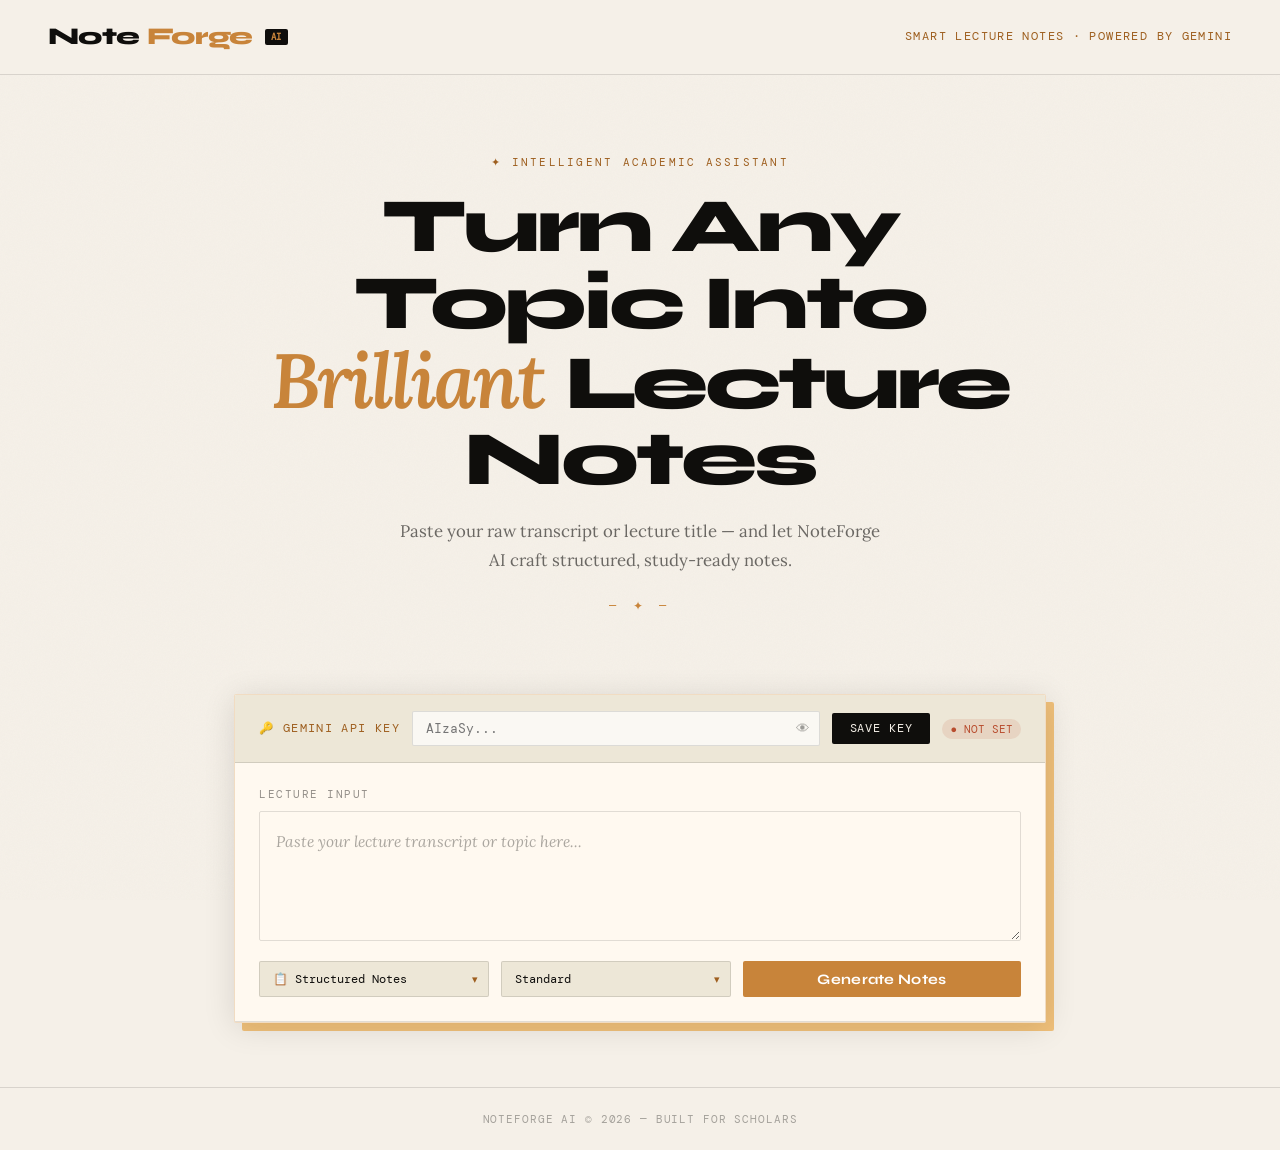
<file: ai.html>
<!DOCTYPE html>
<html lang="en">
<head>
  <meta charset="UTF-8" />
  <meta name="viewport" content="width=device-width, initial-scale=1.0"/>
  <title>NoteForge AI — Smart Lecture Note Generator</title>
  <link href="https://fonts.googleapis.com/css2?family=Syne:wght@400;600;700;800&family=DM+Mono:ital,wght@0,300;0,400;1,300&family=Lora:ital,wght@0,400;0,600;1,400&display=swap" rel="stylesheet"/>
  <link rel="stylesheet" href="ai.css">

</head>
<body>
  <header>
    <div class="logo">Note<span>Forge</span><span class="logo-badge">AI</span></div>
    <div class="header-tag">Smart Lecture Notes · Powered by Gemini</div>
  </header>
  <section class="hero">
    <p class="hero-eyebrow">✦ Intelligent Academic Assistant</p>
    <h1>Turn Any Topic Into<br><em>Brilliant</em> Lecture Notes</h1>
    <p class="hero-sub">Paste your raw transcript or lecture title — and let NoteForge AI craft structured, study-ready notes.</p>
    <div class="ornament">— ✦ —</div>
  </section>
  <div class="main-card">
    <div class="card">
      <div class="api-section">
        <span class="api-label">🔑 Gemini API Key</span>
        <div class="api-input-wrap">
          <input type="password" id="apiKeyInput" placeholder="AIzaSy..." autocomplete="off"/>
          <button class="eye-btn" id="eyeBtn">👁</button>
        </div>
        <button class="api-save-btn" id="saveApiBtn">SAVE KEY</button>
        <span class="api-status inactive" id="apiStatus">● NOT SET</span>
      </div>
      <div class="input-section">
        <div class="input-label">Lecture Input</div>
        <textarea id="lectureInput" placeholder="Paste your lecture transcript or topic here..."></textarea>
        <div class="options-row">
          <div class="select-wrap">
            <select id="noteStyle">
              <option value="structured">📋 Structured Notes</option>
              <option value="cornell">📓 Cornell Method</option>
              <option value="mindmap">🧠 Mind Map Outline</option>
              <option value="summary">📄 Summary + Key Points</option>
              <option value="flashcards">⚡ Flashcard Format</option>
            </select>
          </div>
          <div class="select-wrap">
            <select id="detailLevel">
              <option value="concise">Concise</option>
              <option value="standard" selected>Standard</option>
              <option value="detailed">Detailed</option>
            </select>
          </div>
          <button class="generate-btn" id="generateBtn">
            <span id="btnText">Generate Notes</span>
            <div class="loader" id="loader"></div>
          </button>
        </div>
      </div>
      <div class="error-box" id="errorBox"></div>
      <div class="output-section" id="outputSection">
        <div class="output-header">
          <span class="output-title">✦ Your Generated Notes</span>
          <div class="output-actions">
            <button class="action-btn" id="copyBtn">📋 Copy</button>
            <button class="action-btn" id="clearBtn">✕ Clear</button>
          </div>
        </div>
        <div class="notes-container" id="notesOutput"></div>
      </div>
    </div>
  </div>
  <footer>NOTEFORGE AI ©️ 2026 — BUILT FOR SCHOLARS</footer>
  <script src="ai.js"></script>
</body>
</html>
</file>
<file: ai.css>
*, *::before, *::after { box-sizing: border-box; margin: 0; padding: 0; }

    :root {
      --ink: #0f0e0c;
      --paper: #f5f0e8;
      --cream: #ede7d7;
      --amber: #c8843a;
      --amber-deep: #9e5f1f;
      --amber-light: #f0c07a;
      --sage: #4a5e4e;
      --rust: #b84c2e;
      --line: rgba(15,14,12,0.12);
      --shadow: 0 4px 32px rgba(15,14,12,0.12);
    }

    html { scroll-behavior: smooth; }

    body {
      font-family: 'Lora', serif;
      background-color: var(--paper);
      color: var(--ink);
      min-height: 100vh;
      overflow-x: hidden;
    }

    /* Texture overlay */
    body::before {
      content: '';
      position: fixed;
      inset: 0;
      background-image: url("data:image/svg+xml,%3Csvg xmlns='http://www.w3.org/2000/svg' width='300' height='300'%3E%3Cfilter id='n'%3E%3CfeTurbulence type='fractalNoise' baseFrequency='0.75' numOctaves='4' stitchTiles='stitch'/%3E%3C/filter%3E%3Crect width='300' height='300' filter='url(%23n)' opacity='0.04'/%3E%3C/svg%3E");
      pointer-events: none;
      z-index: 0;
      opacity: 0.6;
    }

    /* ───────── HEADER ───────── */
    header {
      position: relative;
      z-index: 10;
      display: flex;
      justify-content: space-between;
      align-items: center;
      padding: 1.4rem 3rem;
      border-bottom: 1px solid var(--line);
      background: rgba(245,240,232,0.85);
      backdrop-filter: blur(8px);
    }

    .logo {
      font-family: 'Syne', sans-serif;
      font-weight: 800;
      font-size: 1.5rem;
      letter-spacing: -0.03em;
      color: var(--ink);
      display: flex;
      align-items: center;
      gap: 0.5rem;
    }
    .logo span { color: var(--amber); }
    .logo-badge {
      font-size: 0.55rem;
      font-family: 'DM Mono', monospace;
      background: var(--ink);
      color: var(--paper);
      padding: 2px 6px;
      border-radius: 2px;
      letter-spacing: 0.1em;
      vertical-align: middle;
      margin-left: 4px;
    }

    .header-tag {
      font-family: 'DM Mono', monospace;
      font-size: 0.72rem;
      color: var(--amber-deep);
      letter-spacing: 0.12em;
      text-transform: uppercase;
    }

    /* ───────── HERO ───────── */
    .hero {
      position: relative;
      z-index: 2;
      text-align: center;
      padding: 5rem 2rem 3.5rem;
      overflow: hidden;
    }

    .hero-eyebrow {
      font-family: 'DM Mono', monospace;
      font-size: 0.7rem;
      letter-spacing: 0.2em;
      text-transform: uppercase;
      color: var(--amber-deep);
      margin-bottom: 1.2rem;
      opacity: 0;
      animation: fadeUp 0.7s 0.1s ease forwards;
    }

    h1 {
      font-family: 'Syne', sans-serif;
      font-size: clamp(2.6rem, 6vw, 5rem);
      font-weight: 800;
      line-height: 1.0;
      letter-spacing: -0.04em;
      color: var(--ink);
      max-width: 820px;
      margin: 0 auto 1.2rem;
      opacity: 0;
      animation: fadeUp 0.7s 0.2s ease forwards;
    }

    h1 em {
      font-style: italic;
      color: var(--amber);
      font-family: 'Lora', serif;
      font-weight: 600;
    }

    .hero-sub {
      font-size: 1.05rem;
      color: rgba(15,14,12,0.6);
      max-width: 500px;
      margin: 0 auto 0.5rem;
      line-height: 1.7;
      opacity: 0;
      animation: fadeUp 0.7s 0.35s ease forwards;
    }

    .ornament {
      font-family: 'DM Mono', monospace;
      font-size: 0.75rem;
      color: var(--amber);
      letter-spacing: 0.4em;
      margin: 1.5rem auto;
      opacity: 0;
      animation: fadeUp 0.7s 0.45s ease forwards;
    }

    /* ───────── MAIN CARD ───────── */
    .main-card {
      position: relative;
      z-index: 3;
      max-width: 860px;
      margin: 0 auto 4rem;
      padding: 0 1.5rem;
      opacity: 0;
      animation: fadeUp 0.7s 0.55s ease forwards;
    }

    .card {
      background: #fff9f0;
      border: 1px solid rgba(200,132,58,0.25);
      border-radius: 2px;
      box-shadow: var(--shadow), 8px 8px 0 var(--amber-light);
      overflow: hidden;
    }

    .api-section {
      display: flex;
      align-items: center;
      gap: 0.75rem;
      padding: 1rem 1.5rem;
      background: var(--cream);
      border-bottom: 1px solid var(--line);
      flex-wrap: wrap;
    }

    .api-label {
      font-family: 'DM Mono', monospace;
      font-size: 0.72rem;
      text-transform: uppercase;
      letter-spacing: 0.12em;
      color: var(--amber-deep);
      white-space: nowrap;
    }

    .api-input-wrap {
      flex: 1;
      min-width: 200px;
      position: relative;
    }

    .api-input-wrap input {
      width: 100%;
      background: rgba(255,255,255,0.7);
      border: 1px solid var(--line);
      border-radius: 2px;
      padding: 0.5rem 2.5rem 0.5rem 0.8rem;
      font-family: 'DM Mono', monospace;
      font-size: 0.8rem;
      color: var(--ink);
      outline: none;
      transition: border-color 0.2s;
    }

    .api-input-wrap input:focus { border-color: var(--amber); }

    .eye-btn {
      position: absolute;
      right: 0.6rem;
      top: 50%;
      transform: translateY(-50%);
      background: none;
      border: none;
      cursor: pointer;
      color: rgba(15,14,12,0.4);
      font-size: 0.85rem;
      padding: 0;
      line-height: 1;
    }

    .api-save-btn {
      background: var(--ink);
      color: var(--paper);
      border: none;
      border-radius: 2px;
      padding: 0.5rem 1.1rem;
      font-family: 'DM Mono', monospace;
      font-size: 0.72rem;
      letter-spacing: 0.08em;
      cursor: pointer;
      transition: background 0.2s, transform 0.1s;
      white-space: nowrap;
    }
    .api-save-btn:hover { background: var(--amber-deep); }
    .api-save-btn:active { transform: scale(0.97); }

    .api-status {
      font-family: 'DM Mono', monospace;
      font-size: 0.68rem;
      padding: 3px 8px;
      border-radius: 20px;
      white-space: nowrap;
    }
    .api-status.active { background: rgba(74,94,78,0.15); color: var(--sage); }
    .api-status.inactive { background: rgba(184,76,46,0.12); color: var(--rust); }

    .input-section { padding: 1.5rem; border-bottom: 1px solid var(--line); }

    .input-label {
      font-family: 'DM Mono', monospace;
      font-size: 0.68rem;
      text-transform: uppercase;
      letter-spacing: 0.14em;
      color: rgba(15,14,12,0.45);
      margin-bottom: 0.6rem;
    }

    textarea {
      width: 100%;
      min-height: 130px;
      background: transparent;
      border: 1px solid var(--line);
      border-radius: 2px;
      padding: 1rem;
      font-family: 'Lora', serif;
      font-size: 0.97rem;
      color: var(--ink);
      line-height: 1.7;
      resize: vertical;
      outline: none;
      transition: border-color 0.2s;
    }
    textarea:focus { border-color: var(--amber); }
    textarea::placeholder { color: rgba(15,14,12,0.35); font-style: italic; }

    .options-row {
      display: flex;
      gap: 0.75rem;
      margin-top: 1rem;
      flex-wrap: wrap;
      align-items: center;
    }

    .select-wrap {
      position: relative;
      flex: 1;
      min-width: 130px;
    }

    select {
      width: 100%;
      appearance: none;
      background: var(--cream);
      border: 1px solid var(--line);
      border-radius: 2px;
      padding: 0.55rem 2rem 0.55rem 0.8rem;
      font-family: 'DM Mono', monospace;
      font-size: 0.75rem;
      color: var(--ink);
      cursor: pointer;
      outline: none;
      transition: border-color 0.2s;
    }
    select:focus { border-color: var(--amber); }

    .select-wrap::after {
      content: '▾';
      position: absolute;
      right: 0.7rem;
      top: 50%;
      transform: translateY(-50%);
      pointer-events: none;
      color: var(--amber-deep);
      font-size: 0.7rem;
    }

    .generate-btn {
      flex: 1;
      min-width: 160px;
      background: var(--amber);
      color: #fff;
      border: none;
      border-radius: 2px;
      padding: 0.6rem 1.5rem;
      font-family: 'Syne', sans-serif;
      font-weight: 700;
      font-size: 0.9rem;
      letter-spacing: 0.02em;
      cursor: pointer;
      transition: background 0.2s, transform 0.1s, box-shadow 0.2s;
      display: flex;
      align-items: center;
      justify-content: center;
      gap: 0.5rem;
    }
    .generate-btn:hover { background: var(--amber-deep); box-shadow: 0 4px 16px rgba(200,132,58,0.3); }
    .generate-btn:active { transform: scale(0.98); }
    .generate-btn:disabled { background: rgba(200,132,58,0.4); cursor: not-allowed; transform: none; }

    .loader {
      display: none;
      width: 16px;
      height: 16px;
      border: 2px solid rgba(255,255,255,0.35);
      border-top-color: #fff;
      border-radius: 50%;
      animation: spin 0.7s linear infinite;
    }

    /* ───────── OUTPUT ───────── */
    .output-section {
      padding: 1.5rem;
      display: none;
    }

    .output-header {
      display: flex;
      align-items: center;
      justify-content: space-between;
      margin-bottom: 1.2rem;
      flex-wrap: wrap;
      gap: 0.75rem;
    }

    .output-title {
      font-family: 'Syne', sans-serif;
      font-weight: 700;
      font-size: 1rem;
      color: var(--ink);
      letter-spacing: -0.01em;
    }

    .output-actions { display: flex; gap: 0.5rem; }

    .action-btn {
      background: var(--cream);
      border: 1px solid var(--line);
      border-radius: 2px;
      padding: 0.4rem 0.85rem;
      font-family: 'DM Mono', monospace;
      font-size: 0.68rem;
      letter-spacing: 0.06em;
      cursor: pointer;
      color: var(--ink);
      transition: background 0.15s, border-color 0.15s;
      display: flex;
      align-items: center;
      gap: 0.3rem;
    }
    .action-btn:hover { background: var(--amber-light); border-color: var(--amber); }

    .notes-container {
      background: #fffdf7;
      border: 1px solid var(--line);
      border-radius: 2px;
      padding: 1.5rem 1.5rem 1.5rem 3.5rem;
      position: relative;
      min-height: 200px;
      background-image:
        linear-gradient(transparent calc(1.9rem - 1px), rgba(200,132,58,0.15) calc(1.9rem - 1px), rgba(200,132,58,0.15) 1.9rem, transparent 1.9rem);
      background-size: 100% 1.9rem;
      line-height: 1.9rem;
      font-family: 'Lora', serif;
      font-size: 0.95rem;
      color: var(--ink);
      white-space: pre-wrap;
    }

    .notes-container::before {
      content: '';
      position: absolute;
      left: 2.6rem;
      top: 0;
      bottom: 0;
      width: 1px;
      background: rgba(184,76,46,0.35);
    }

    .error-box {
      display: none;
      background: rgba(184,76,46,0.08);
      border: 1px solid rgba(184,76,46,0.25);
      border-radius: 2px;
      padding: 1rem 1.2rem;
      margin: 1rem 1.5rem;
      font-family: 'DM Mono', monospace;
      font-size: 0.78rem;
      color: var(--rust);
      line-height: 1.6;
    }

    .features {
      position: relative;
      z-index: 2;
      max-width: 860px;
      margin: 0 auto 5rem;
      padding: 0 1.5rem;
      display: grid;
      grid-template-columns: repeat(auto-fit, minmax(200px, 1fr));
      gap: 1rem;
      opacity: 0;
      animation: fadeUp 0.7s 0.7s ease forwards;
    }

    .feat-card {
      background: #fff9f0;
      border: 1px solid var(--line);
      border-radius: 2px;
      padding: 1.2rem 1.3rem;
      transition: transform 0.2s, box-shadow 0.2s;
    }

    footer {
      position: relative;
      z-index: 2;
      text-align: center;
      padding: 1.5rem;
      border-top: 1px solid var(--line);
      font-family: 'DM Mono', monospace;
      font-size: 0.68rem;
      color: rgba(15,14,12,0.35);
      letter-spacing: 0.08em;
    }

    @keyframes fadeUp {
      from { opacity: 0; transform: translateY(18px); }
      to { opacity: 1; transform: translateY(0); }
    }

    @keyframes spin {
      to { transform: rotate(360deg); }
    }

    @media (max-width: 600px) {
      header { padding: 1rem 1.2rem; }
      .api-section { flex-direction: column; align-items: stretch; }
      .notes-container { padding-left: 1rem; }
      .notes-container::before { display: none; }
    }
</file>
